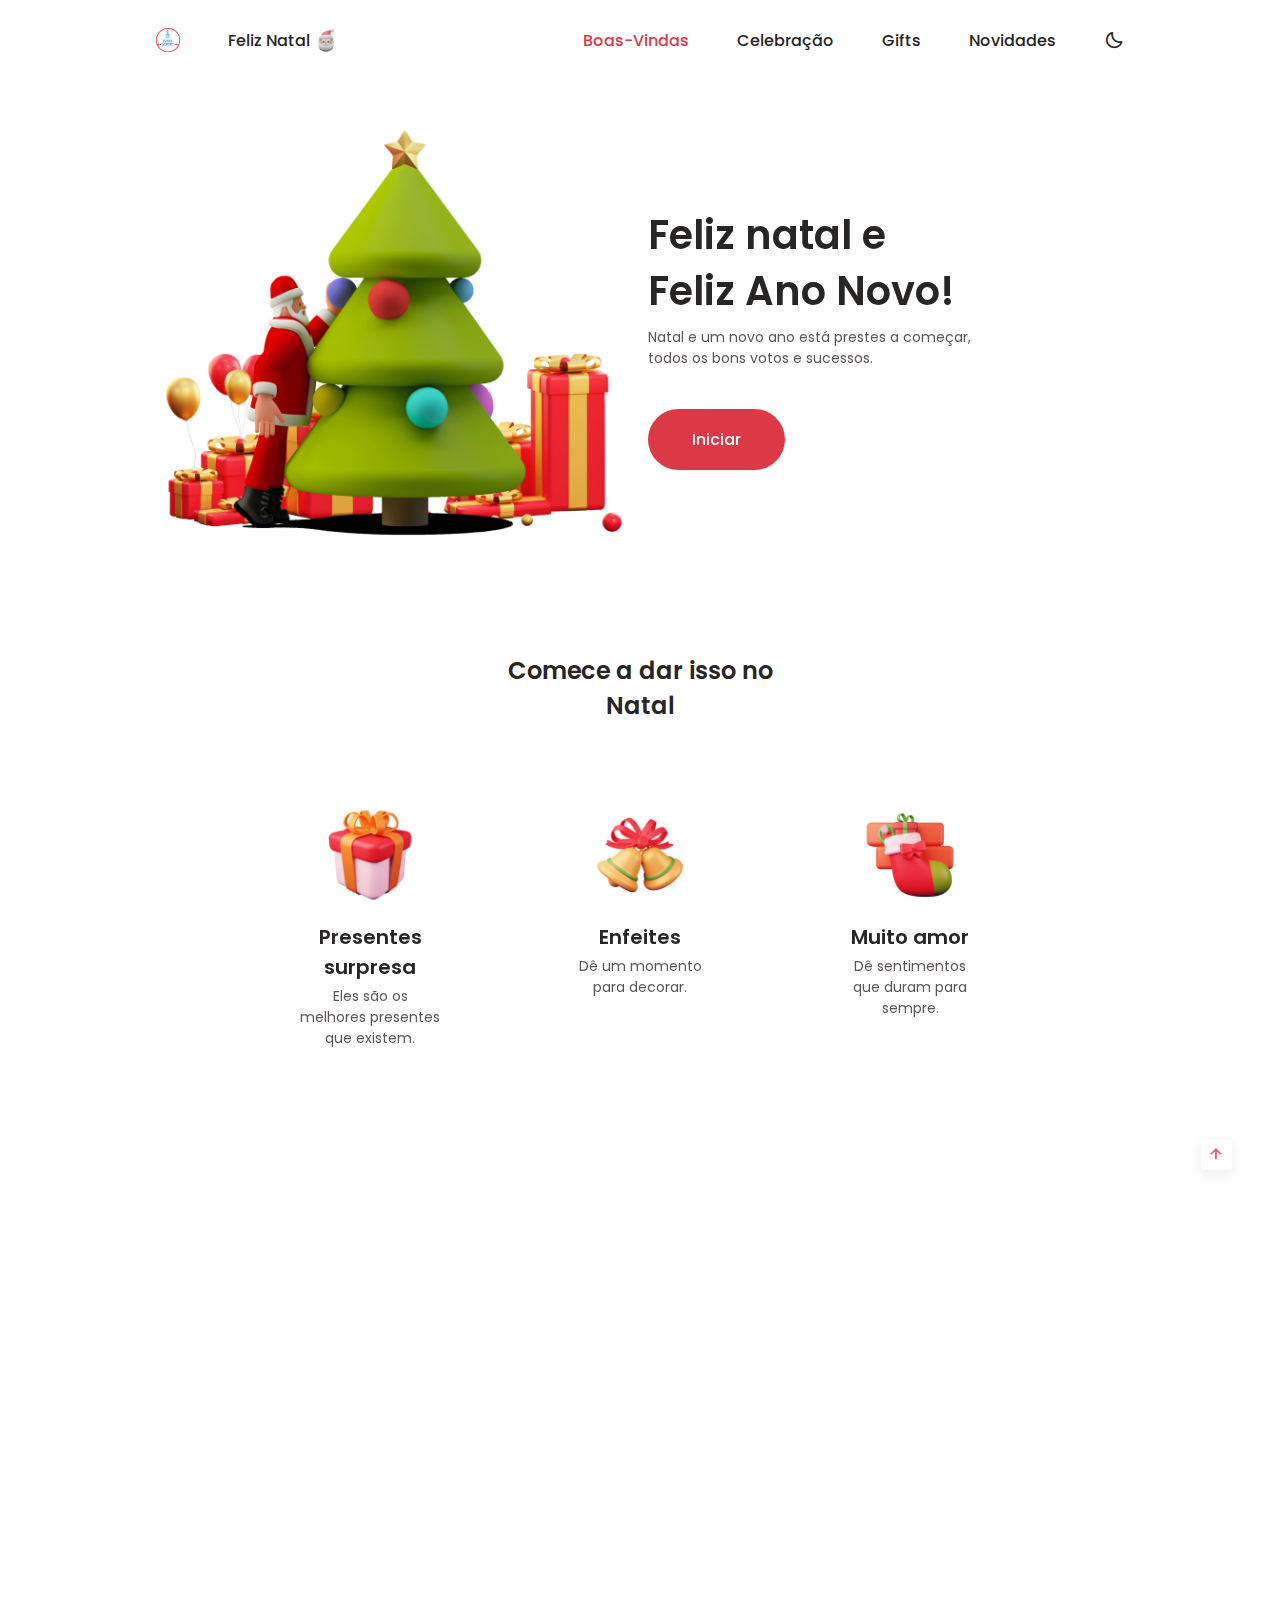
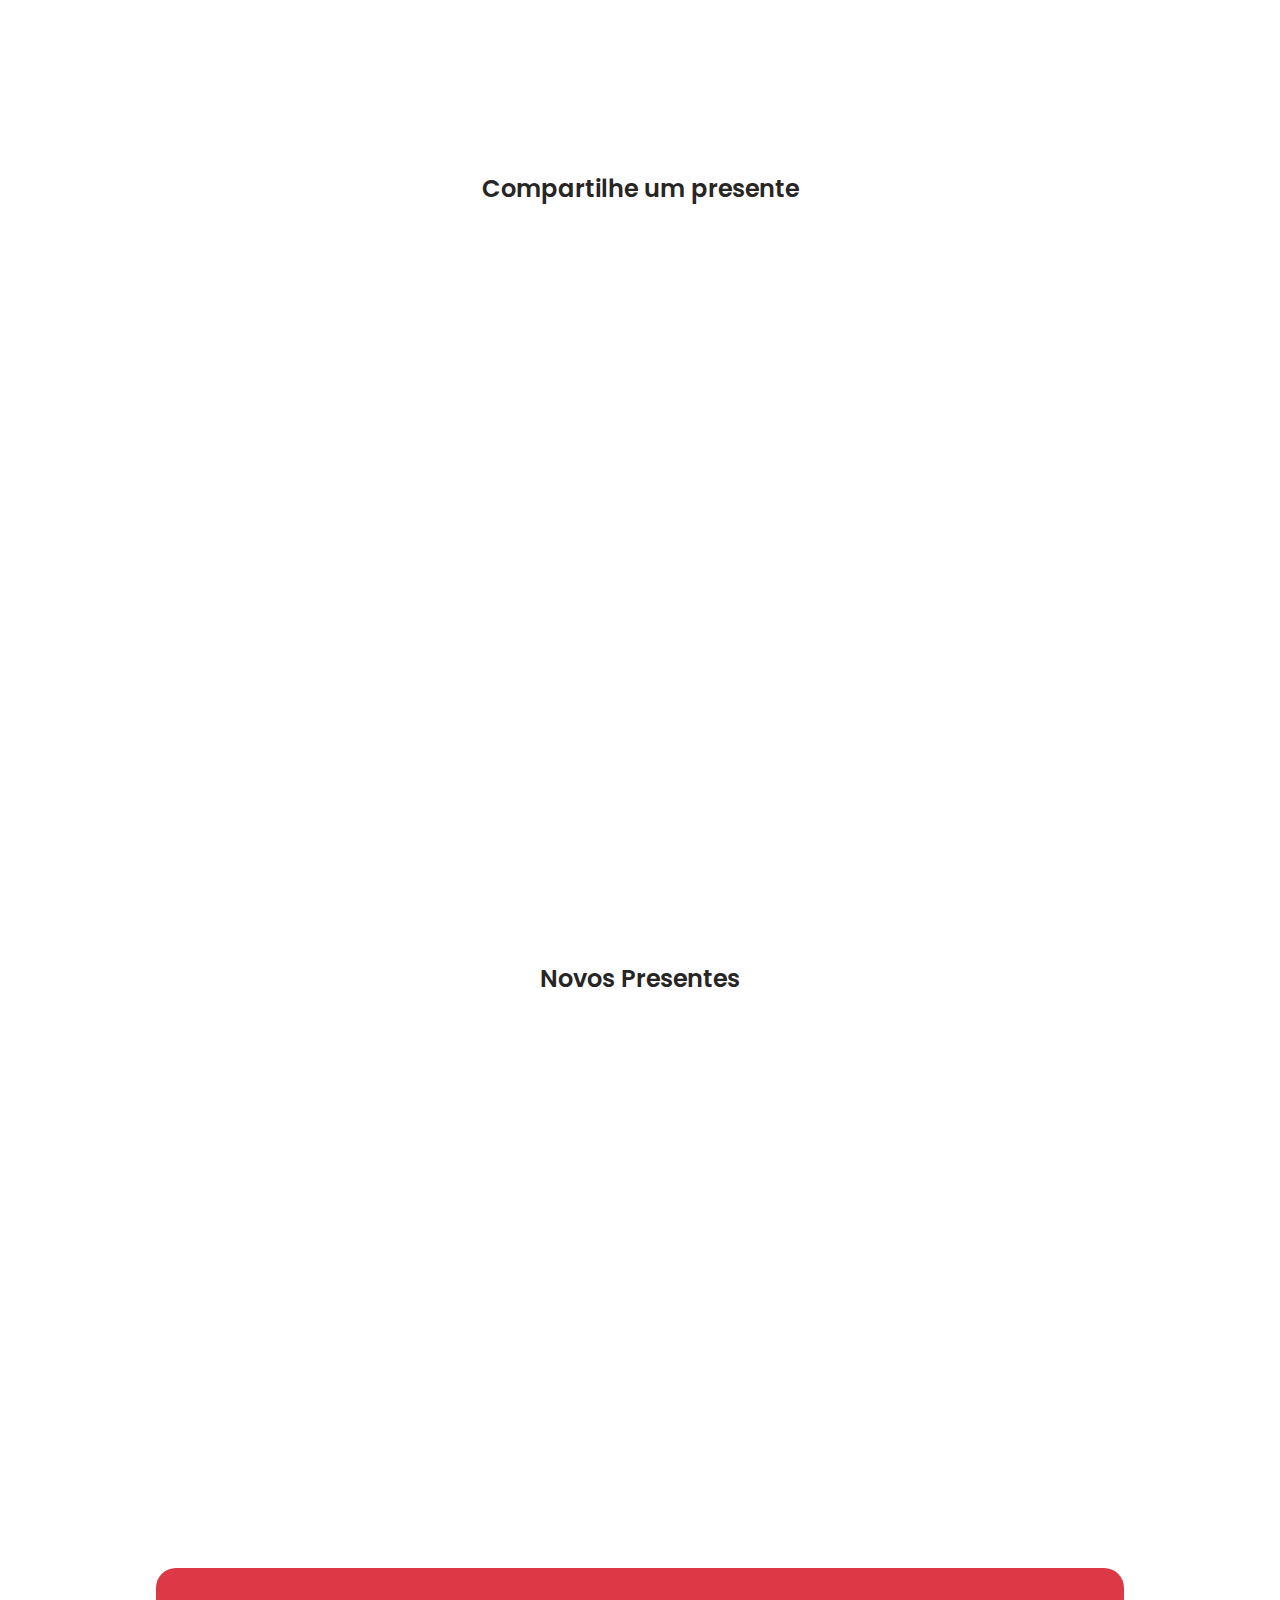
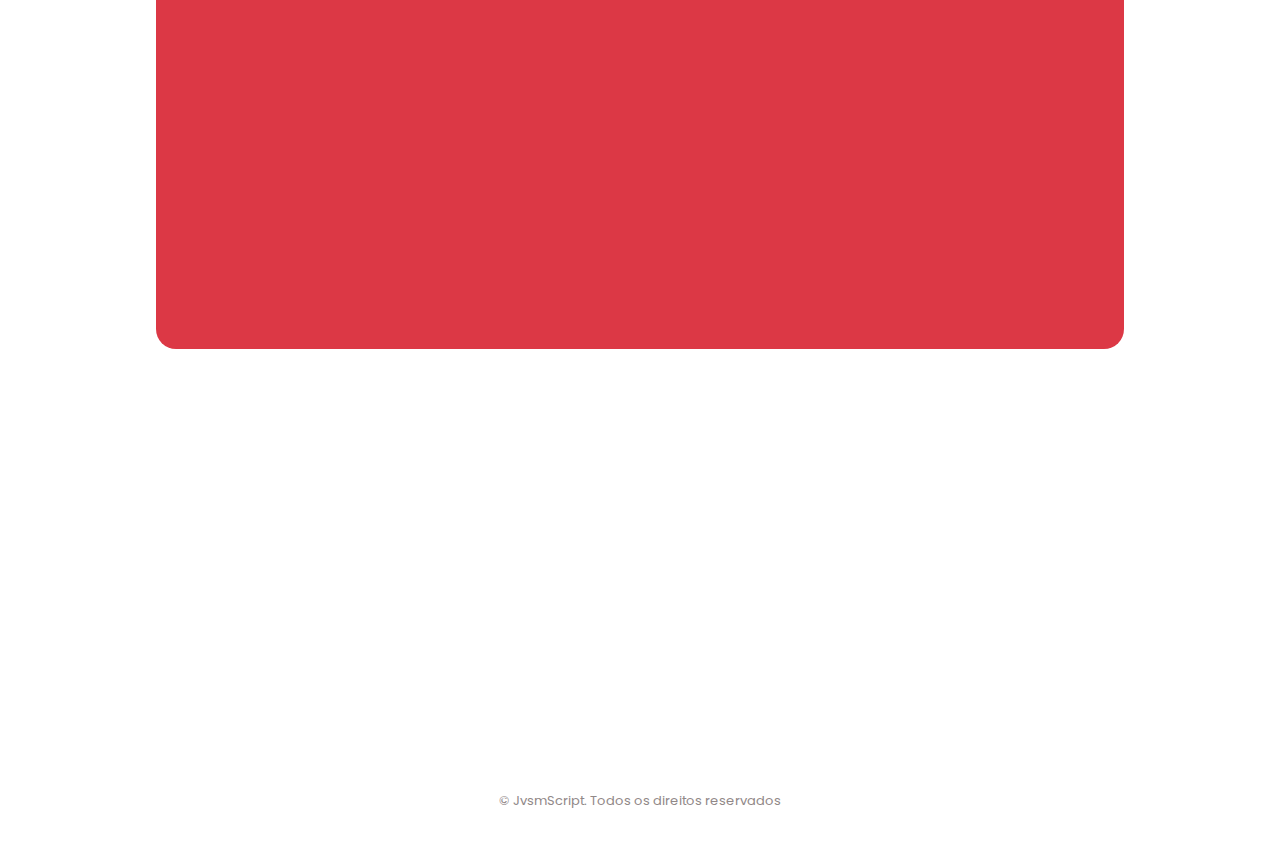
<file: index.html>
<!DOCTYPE html>
    <html lang="pt-br">
    <head>
        <meta charset="UTF-8">
        <meta name="viewport" content="width=device-width, initial-scale=1.0">

        <!--==================== UNICONS ====================-->
        <link rel="stylesheet" href="https://unicons.iconscout.com/release/v4.0.0/css/line.css">
        
        <!--=============== FAVICON ===============-->
        <link rel="shortcut icon" href="arquivos/img/favicon.png" type="image/x-icon">

        <!--=============== BOXICONS ===============-->
        <link rel="stylesheet" href="https://unpkg.com/boxicons@latest/css/boxicons.min.css">

        <link rel="stylesheet" href="https://cdnjs.cloudflare.com/ajax/libs/font-awesome/5.13.0/css/all.min.css">
        <link rel="stylesheet" href="https://cdnjs.cloudflare.com/ajax/libs/font-awesome/4.7.0/css/font-awesome.min.css">

        <!--=============== SWIPER CSS ===============--> 
        <link rel="stylesheet" href="arquivos/css/swiper-bundle.min.css">

        <!--=============== CSS ===============-->
        <link rel="stylesheet" href="arquivos/css/styles.css">

        <title>Site de Natal</title>
    </head>
    <body>
        <!--==================== HEADER ====================-->
        <header class="header" id="header">
            <nav class="nav container">
                <a href="#" class="nav__logo">
                    <img src="arquivos/img/jvsm.png" alt="" class="nav__logo-img"> 
                </a>

                <a href="#" class="nav__logo">
                    Feliz Natal
                    <img src="arquivos/img/logo.png" alt="" class="nav__logo-img"> 
                </a>

                <div class="nav__menu" id="nav-menu">
                    <ul class="nav__list">
                        <li class="nav__item">
                            <a href="#home" class="nav__link active-link">Boas-Vindas</a>
                        </li>
                        <li class="nav__item">
                            <a href="#celebrate" class="nav__link">Celebração</a>
                        </li>
                        <li class="nav__item">
                            <a href="#gift" class="nav__link">Gifts</a>
                        </li>
                        <li class="nav__item">
                            <a href="#new" class="nav__link">Novidades</a>
                        </li>
                    </ul>

                    <div class="nav__close" id="nav-close">
                        <i class='bx bx-x' ></i>
                    </div>

                    <img src="arquivos/img/nav-light.png" alt="" class="nav__img">
                </div>
                <div class="nav__btns">
                    <!-- Theme change button -->
                    <i class='bx bx-moon change-theme' id="theme-button"></i>

                    <!-- Toggle button -->
                    <div class="nav__toggle" id="nav-toggle">
                        <i class='bx bx-grid-alt' ></i>
                    </div>
                </div>

            </nav>
        </header>

        <!--==================== MAIN ====================-->
        <main class="main">
            <!--==================== HOME ====================-->
            <section class="home" id="home">
                <div class="home__container container grid">
                    <img src="arquivos/img/home.png" alt="" class="home__img">

                    <div class="home__data">
                        <h1 class="home__title">Feliz natal e <br> Feliz Ano Novo!</h1>
                        <p class="home__description">
                            Natal e um novo ano está prestes a começar,
                            todos os bons votos e sucessos.
                        </p>
                        <a href="index2.html" class="button">Iniciar</a>
                    </div>
                </div>
            </section>

            <!--==================== GIVING ====================-->
            <section class="giving section container">
                <h2 class="section__title">
                    Comece a dar isso no <br> Natal
                </h2>

                <div class="giving__container grid">
                    <div class="giving__content">
                        <img src="arquivos/img/giving1.png" alt="" class="giving__img">
                        <h3 class="giving__title">Presentes surpresa</h3>
                        <p class="giving__description">Eles são os melhores presentes que existem.</p>
                    </div>

                    <div class="giving__content">
                        <img src="arquivos/img/giving2.png" alt="" class="giving__img">
                        <h3 class="giving__title">Enfeites</h3>
                        <p class="giving__description">Dê um momento para decorar.</p>
                    </div>

                    <div class="giving__content">
                        <img src="arquivos/img/giving3.png" alt="" class="giving__img">
                        <h3 class="giving__title">Muito amor</h3>
                        <p class="giving__description">Dê sentimentos que duram para sempre.</p>
                    </div>
                </div>
            </section>

            <!--==================== CELEBRATE ====================-->
            <section class="celebrate section container" id="celebrate">
                <div class="celebrate__container grid">
                    <div class="celebrate__data">
                        <h2 class="section__title celebrate__title">
                            Comemore com um <br> Muito amor
                        </h2>
                        <p class="celebrate__description">
                            Nestes feriados, comemore com muito amor e paz, oferecendo muitas
                            bênçãos para nossos entes queridos, amigos e vizinhos, desejando-lhes
                            uma boa mensagem de natal.
                        </p>
                        <a href="#" class="button">Envie bons votos</a>
                    </div>

                    <img src="arquivos/img/celebrate.png" alt="" class="celebrate__img">
                </div>
            </section>

            <!--==================== GIFT ====================-->
            <section class="gift section container" id="gift">
                <h2 class="section__title">Compartilhe um presente</h2>

                <div class="gift__container grid">
                    <article class="gift__card">
                        <img src="arquivos/img/gift1.png" alt="" class="gift__img">
                        <i class='bx bx-heart gift__icon'></i>
                        
                        <h3 class="gift__price">R$1500</h3>
                        <span class="gift__title">Pão de gengibre</span>
                    </article>

                    <article class="gift__card">
                        <img src="arquivos/img/gift2.png" alt="" class="gift__img">
                        <i class='bx bx-heart gift__icon'></i>
                        
                        <h3 class="gift__price">R$1500</h3>
                        <span class="gift__title">Chapéu de Papai Noel</span>
                    </article>

                    <article class="gift__card">
                        <img src="arquivos/img/gift3.png" alt="" class="gift__img">
                        <i class='bx bx-heart gift__icon'></i>
                        
                        <h3 class="gift__price">R$1500</h3>
                        <span class="gift__title">Árvore de Natal</span>
                    </article>

                    <article class="gift__card">
                        <img src="arquivos/img/gift4.png" alt="" class="gift__img">
                        <i class='bx bx-heart gift__icon'></i>
                        
                        <h3 class="gift__price">R$1500</h3>
                        <span class="gift__title">Boneco de neve</span>
                    </article>

                    <article class="gift__card">
                        <img src="arquivos/img/gift5.png" alt="" class="gift__img">
                        <i class='bx bx-heart gift__icon'></i>
                        
                        <h3 class="gift__price">R$1500</h3>
                        <span class="gift__title">Bengala de Natal</span>
                    </article>
                </div>
            </section>

            <!--==================== NEW ====================-->
            <section class="new section container" id="new">
                <h2 class="section__title">Novos Presentes</h2>

                <div class="new__container">
                    <div class="swiper new-swiper">
                        <div class="swiper-wrapper">
                            <article class="new__card swiper-slide">
                                <div class="new__overlay"></div>

                                <img src="arquivos/img/new1.png" alt="" class="new__img">
                                <h3 class="new__price">R$1500</h3>
                                <span class="new__title">Rena</span>
                                
                                <button class="button new__button">
                                    <i class='bx bx-heart new__icon'></i>
                                </button>
                            </article>

                            <article class="new__card swiper-slide">
                                <div class="new__overlay"></div>

                                <img src="arquivos/img/new2.png" alt="" class="new__img">
                                <h3 class="new__price">R$1500</h3>
                                <span class="new__title">Globo de neve</span>

                                <button class="button new__button">
                                    <i class='bx bx-heart new__icon'></i>
                                </button>
                            </article>

                            <article class="new__card swiper-slide">
                                <div class="new__overlay"></div>

                                <img src="arquivos/img/new3.png" alt="" class="new__img">
                                <h3 class="new__price">R$1500</h3>
                                <span class="new__title">Trenó</span>

                                <button class="button new__button">
                                    <i class='bx bx-heart new__icon'></i>
                                </button>
                            </article>

                            <article class="new__card swiper-slide">
                                <div class="new__overlay"></div>

                                <img src="arquivos/img/new4.png" alt="" class="new__img">
                                <h3 class="new__price">R$1500</h3>
                                <span class="new__title">Coroa de Natal</span>

                                <button class="button new__button">
                                    <i class='bx bx-heart new__icon'></i>
                                </button>
                            </article>
                        </div>

                        <div class="swiper-pagination"></div>
                    </div>
                </div>
            </section>
           
            <!--==================== MUSIC-PLAYER ====================-->
           

            <!--==================== MESSAGE ====================-->
            <section class="message section container">
                <div class="message__container grid">
                    <form action="" class="message__form">
                        <h2 class="message__title">Enviar bons <br> Desejos!</h2>
                        <input type="email" placeholder="Escreva sua mensagem" class="message__input">
                        <button class="button message__button">Enviar Mensagem</button>
                    </form>

                    <img src="arquivos/img/message.png" alt="" class="message__img">
                </div>
            </section>
            
        </main>

        <!--==================== FOOTER ====================-->
        <footer class="footer section">
            <div class="footer__container container grid">
                <div>
                    <a href="#" class="nav__logo">
                        <img src="arquivos/img/jvsm.png" alt="" class="nav__logo-img2"> 
                    </a>
    
                    <a href="#" class="nav__logo">
                        Feliz Natal
                        <img src="arquivos/img/logo.png" alt="" class="nav__logo-img"> 
                            
                    </a>

                    <p class="footer__description">
                        Este natal será de <br> muito amor
                    </p>
                </div>

                <div>
                    <h3 class="footer__title">Nossos serviços</h3>

                    <ul class="footer__links">
                        <li>
                            <a href="#" class="footer__link">Preços</a>
                        </li>
                        <li>
                            <a href="#" class="footer__link">Descontos</a>
                        </li>
                        <li>
                            <a href="#" class="footer__link">Modo de entrega</a>
                        </li>
                    </ul>
                </div>

                <div>
                    <h3 class="footer__title">Apoio e suporte</h3>

                    <ul class="footer__links">
                        <li>
                            <a href="#" class="footer__link">FAQs</a>
                        </li>
                        <li>
                            <a href="#" class="footer__link">Centro de Apoio</a>
                        </li>
                        <li>
                            <a href="#" class="footer__link">Entre em contato conosco</a>
                        </li>
                    </ul>
                </div>

                <div>
                    <h3 class="footer__title">Redes Sociais</h3>

                    <div class="home__social">
                        <a href="https://www.instagram.com/jvsm_script/" target="_blank" class="home__social-icon footer__social footer__link">
                            <i class="uil uil-facebook-f"></i>
                        </a>
    
                        <a href="https://www.instagram.com/jvsm_script/" target="_blank" class="home__social-icon footer__social footer__link">
                            <i class="uil uil-instagram"></i>
                        </a>
    
                        <a href="https://www.instagram.com/jvsm_script/" target="_blank" class="home__social-icon footer__social footer__link">
                            <i class="uil uil-twitter-alt"></i>
                        </a>
                    </div>

                </div>

                <img src="arquivos/img/footer1.png" alt="" class="footer__img1">
                <img src="arquivos/img/footer2.png" alt="" class="footer__img2">
            </div>

            <span class="footer__copy">&#169; JvsmScript. Todos os direitos reservados</span>
        </footer>

        <!--=============== SCROLL UP ===============-->
        <a href="#" class="scrollup" id="scroll-up"> 
            <i class='bx bx-up-arrow-alt scrollup__icon' ></i>
        </a>

        <!--=============== SCROLL REVEAL ===============-->
        <script src="arquivos/js/scrollreveal.min.js"></script>

        <!--=============== SWIPER JS ===============-->
        <script src="arquivos/js/swiper-bundle.min.js"></script>

        <!--=============== MAIN JS ===============-->
        <script src="arquivos/js/main.js"></script>
    </body>
</html>
</file>
<file: arquivos/css/styles.css>
/*=============== GOOGLE FONTS ===============*/
@import url("https://fonts.googleapis.com/css2?family=Poppins:wght@400;500;600&display=swap");

/*=============== VARIABLES CSS ===============*/
:root {
  --header-height: 3.5rem;

  /*========== Colors ==========*/
  /*Color mode HSL(hue, saturation, lightness)*/
  --first-color: hsl(355, 70%, 54%);
  --first-color-alt: hsl(355, 66%, 50%);
  --title-color: hsl(355, 4%, 15%);
  --text-color: hsl(355, 4%, 35%);
  --text-color-light: hsl(355, 4%, 55%);
  --body-color: #fff;
  --container-color: #fff;

  /*========== Font and typography ==========*/
  /*.5rem = 8px | 1rem = 16px ...*/
  --body-font: 'Poppins', sans-serif;

  --biggest-font-size: 1.5rem;
  --h1-font-size: 1.5rem;
  --h2-font-size: 1.25rem;
  --h3-font-size: 1rem;
  --normal-font-size: .938rem;
  --small-font-size: .813rem;
  --smaller-font-size: .75rem;

  /*========== Font weight ==========*/
  --font-medium: 500;
  --font-semi-bold: 600;

  /*========== Margenes Bottom ==========*/
  /*.5rem = 8px | 1rem = 16px ...*/
  --mb-0-25: .25rem;
  --mb-0-5: .5rem;
  --mb-1: 1rem;
  --mb-1-5: 1.5rem;
  --mb-2: 2rem;
  --mb-2-5: 2.5rem;

  /*========== z index ==========*/
  --z-tooltip: 10;
  --z-fixed: 100;
}

/* Responsive typography */
@media screen and (min-width: 968px) {
  :root {
    --biggest-font-size: 2.5rem;
    --h1-font-size: 2.25rem;
    --h2-font-size: 1.5rem;
    --h3-font-size: 1.25rem;
    --normal-font-size: 1rem;
    --small-font-size: .875rem;
    --smaller-font-size: .813rem;
  }
}

/*=============== BASE ===============*/
* {
  box-sizing: border-box;
  padding: 0;
  margin: 0;
}

html {
  scroll-behavior: smooth;
}

body,
button,
input {
  font-family: var(--body-font);
  font-size: var(--normal-font-size);
}

body {
  margin: var(--header-height) 0 0 0;
  background-color: var(--body-color);
  color: var(--text-color);
  transition: .4s; /*For animation dark mode*/
}

h1, h2, h3, h4 {
  color: var(--title-color);
  font-weight: var(--font-semi-bold);
}

ul {
  list-style: none;
}

a {
  text-decoration: none;
}

img {
  max-width: 100%;
  height: auto;
}

button {
  cursor: pointer;
  border: none;
  outline: none;
}

/*=============== THEME ===============*/
.nav__btns {
  display: flex;
  align-items: center;
  column-gap: 1rem;
}

.change-theme {
  color: var(--title-color);
  font-size: 1.25rem;
  cursor: pointer;
}

/*========== Variables Dark theme ==========*/
body.dark-theme {
  --title-color: hsl(355, 4%, 95%);
  --text-color: hsl(355, 4%, 75%);
  --body-color: hsl(355, 20%, 12%);
  --container-color: hsl(355, 16%, 16%);
}

/*========== 
    Color changes in some parts of 
    the website, in dark theme 
==========*/
.dark-theme .scroll-header,
.dark-theme .nav__menu {
  box-shadow: 0 2px 4px hsla(0, 0%, 4%, .3);
}

.dark-theme .message__container {
  background-color: var(--container-color);
}

.dark-theme .message__input {
  background-color: var(--body-color);
}

.dark-theme .message__button {
  background-color: var(--first-color);
}

.dark-theme .message__button:hover {
  background-color: var(--first-color-alt);
}

.dark-theme::-webkit-scrollbar {
  background: hsl(355, 8%, 30%);
}

/*=============== REUSABLE CSS CLASSES ===============*/
.container {
  max-width: 968px;
  margin-left: var(--mb-1-5);
  margin-right: var(--mb-1-5);
}

.grid {
  display: grid;
}

.main {
  overflow: hidden;
}

.section {
  padding: 4.5rem 0 1rem;
}

.section__title {
  font-size: var(--h2-font-size);
  margin-bottom: var(--mb-2-5);
  text-align: center;
}

/*=============== HEADER ===============*/
.header {
  width: 100%;
  background-color: var(--body-color);
  position: fixed;
  top: 0;
  left: 0;
  z-index: var(--z-fixed);
  transition: .4s; /*For animation dark mode*/
}

/*=============== NAV ===============*/
.nav {
  height: var(--header-height);
  display: flex;
  justify-content: space-between;
  align-items: center;
}

.nav__logo, 
.nav__close, 
.nav__toggle {
  color: var(--title-color);
}

.nav__logo {
  display: flex;
  align-items: center;
  column-gap: .25rem;
  font-weight: var(--font-medium);
}

.nav__logo-img {
  width: 1.5rem;
}

.nav__logo-img2 {
  width: 8rem;
}

.nav__toggle {
  display: inline-flex;
  font-size: 1.25rem;
  cursor: pointer;
}

@media screen and (max-width: 767px) {
  .nav__menu {
    position: fixed;
    background-color: var(--body-color);
    top: -100%;
    left: 0;
    width: 100%;
    padding: 4rem 0;
    border-radius: 0 0 1.5rem 1.5rem;
    box-shadow: 0 1px 4px hsla(0, 4%, 15%, .1);
    transition: .4s;
  }
}

.nav__img {
  width: 100px;
  position: absolute;
  top: 0;
  left: 0;
  transform: rotate(-15deg);
}

.nav__list {
  display: flex;
  flex-direction: column;
  align-items: center;
  row-gap: 1.5rem;
}

.nav__link {
  color: var(--title-color);
  font-weight: var(--font-medium);
  transition: .3s;
}

.nav__link:hover {
  color: var(--first-color);
}

.nav__close {
  font-size: 2rem;
  position: absolute;
  top: .5rem;
  right: 1rem;
  cursor: pointer;
}

/* Show menu */
.show-menu {
  top: 0;
}

/* Change background header */
.scroll-header {
  box-shadow: 0 1px 4px hsla(0, 4%, 15%, .1);
}

/* Active link */
.active-link {
  color: var(--first-color);
}

/*=============== HOME ===============*/
.home__container {
  padding-top: 1.5rem;
  row-gap: 1.5rem;
}

.home__img {
  width: 320px;
  justify-self: center;
}

.home__data {
  text-align: center;
}

.home__title {
  font-size: var(--biggest-font-size);
  line-height: 140%;
  margin-bottom: var(--mb-0-5);
}

.home__description {
  font-size: var(--small-font-size);
  padding: 0 2rem;
  margin-bottom: var(--mb-2-5);
}

/*=============== BUTTONS ===============*/
.button {
  display: inline-block;
  background-color: var(--first-color);
  color: #fff;
  padding: 1.15rem 2.75rem;
  font-weight: var(--font-medium);
  border-radius: 3rem;
  transition: .3s;
}

.button:hover {
  background-color: var(--first-color-alt);
}

/*=============== GIVING ===============*/
.giving__container {
  grid-template-columns: repeat(2, 1fr);
  gap: 2.5rem 1.5rem;
}

.giving__content {
  text-align: center;
}

.giving__img {
  width: 100px;
  transition: .3s;
}

.giving__title {
  font-size: var(--h3-font-size);
  margin-bottom: var(--mb-0-25);
}

.giving__description {
  font-size: var(--small-font-size);
}

.giving__img:hover {
  transform: translateY(-.25rem);
}

/*=============== CELEBRATE ===============*/
.celebrate__container {
  row-gap: 1rem;
}

.celebrate__data {
  text-align: center;
}

.celebrate__title {
  margin-bottom: var(--mb-1-5);
}

.footer__copy{
  margin-bottom: var(--mb-2-5);
}

.celebrate__description {
  margin-bottom: var(--mb-2-5);
}

.celebrate__img {
  width: 280px;
  justify-self: center;
}

/*=============== GIFT ===============*/
.gift__container {
  grid-template-columns: repeat(2, 1fr);
  gap: 1.5rem;
}

.gift__card {
  display: grid;
  position: relative;
  background-color: var(--container-color);
  box-shadow: 0 4px 16px hsla(355, 25%, 15%, .1);
  padding: 1.5rem 1rem 1rem;
  border-radius: .75rem;
}

.gift__img {
  width: 100px;
  justify-self: center;
  margin-bottom: var(--mb-0-25);
  transition: .3s;
}

.gift__icon {
  font-size: 1.25rem;
  color: var(--first-color);
  position: absolute;
  top: 1rem;
  right: 1rem;
  cursor: pointer;
}

.gift__price {
  font-size: var(--h3-font-size);
}

.gift__title {
  font-size: var(--smaller-font-size);
  font-weight: var(--font-medium);
}

.gift__card:hover .gift__img {
  transform: translateY(-.25rem);
}

/*=============== NEW ===============*/
.new__card {
  position: relative;
  width: 230px;
  background-color: var(--container-color);
  box-shadow: 0 4px 16px hsla(355, 25%, 15%, .1);
  padding: 1rem 1rem 1.5rem;
  border-radius: .75rem;
  text-align: center;
  margin-bottom: 4rem;
  overflow: hidden;
}

.new__overlay {
  width: 250px;
  height: 250px;
  background-color: var(--first-color);
  border-radius: 50%;
  position: absolute;
  top: -5rem;
  left: -.65rem;
  z-index: 0;
}

.new__img {
  position: relative;
  width: 150px;
  margin-bottom: var(--mb-2);
  transition: .3s;
}

.new__price {
  font-size: var(--h2-font-size);
}

.new__title {
  font-weight: var(--font-medium);
}

.new__button {
  display: flex;
  padding: .5rem;
  border-radius: .25rem .25rem .75rem .25rem;
  position: absolute;
  right: 0;
  bottom: 0;
}

.new__icon {
  font-size: 1.25rem;
}

.new__card:hover .new__img {
  transform: translateY(-.5rem);
}

/*Class Swiper*/
.swiper-pagination-bullet {
  background-color: var(--text-color);
}

.swiper-pagination-bullet-active {
  background-color: var(--first-color);
}

/*=============== MESSAGE ===============*/
.message__container {
  row-gap: 3rem;
  background-color: var(--first-color);
  padding: 2.5rem 1.5rem 2.5rem;
  border-radius: 1.25rem;
}

.message__form {
  text-align: center;
}

.message__title {
  color: #fff;
  margin-bottom: var(--mb-1-5);
}

.message__input {
  width: 100%;
  background: #fff;
  color: var(--text-color);
  padding: 1rem 1.5rem;
  border-radius: 3rem;
  border: none;
  outline: none;
  margin-bottom: var(--mb-1);
}

.message__button {
  background-color: var(--title-color);
  width: 100%;
}

.message__button:hover {
  background-color: var(--title-color);
}

.message__img {
  width: 200px;
  justify-self: center;
  transform: rotate(15deg);
}

/*=============== FOOTER ===============*/
.footer {
  overflow: hidden;
}

.footer__container {
  position: relative;
  row-gap: 2rem;
}

.footer__logo {
  display: flex;
  align-items: center;
  column-gap: .25rem;
  color: var(--title-color);
  font-weight: var(--font-medium);
}

.footer__logo-img {
  width: 1.5rem;
}

.footer__description {
  font-size: var(--small-font-size);
}

.footer__logo, 
.footer__title {
  margin-bottom: var(--mb-1);
}

.footer__title {
  font-size: var(--h3-font-size);
}

.footer__links, 
.footer__aviables {
  display: flex;
  flex-direction: column;
  row-gap: .75rem;
}

.footer__socials {
  display: flex;
  flex-direction: column;
  row-gap: .75rem;
}

.footer__social{
  color: #FFF;
}

.footer__link {
  color: var(--text-color);
  transition: .3s;
}

.footer__link:hover {
  color: var(--title-color);
}





.home__social{
    display: grid;
    grid-template-columns: max-content;
    row-gap: 1rem;
}

.home__social-icon{
    font-size: 1.25rem;
    color: var(--first-color);
}

.home__social-icon:hover{
    color: var(--title-color);
}




.footer__aviable-img {
  width: 100px;
  cursor: pointer;
}

.footer__social {
  width: 100px;
  cursor: pointer;
}

.footer__copy {
  display: block;
  margin: 3.5rem 0 1rem 0;
  text-align: center;
  font-size: var(--smaller-font-size);
  color: var(--text-color-light);
}

.footer__img1, 
.footer__img2 {
  position: absolute;
  width: 100px;
}

.footer__img1 {
  top: 25%;
  right: 2rem;
}

.footer__img2 {
  top: 75%;
  right: -4rem;
}

/*=============== SCROLL UP ===============*/
.scrollup {
  position: fixed;
  right: 1rem;
  bottom: -30%;
  background-color: var(--container-color);
  box-shadow: 0 4px 12px hsla(0, 0%, 20%, .1);
  display: inline-flex;
  padding: .35rem;
  border-radius: .25rem;
  z-index: var(--z-tooltip);
  opacity: .8;
  transition: .4s;
}

.scrollup:hover {
  opacity: 1;
}

.scrollup__icon {
  font-size: 1.25rem;
  color: var(--first-color);
}

/* Show Scroll Up*/
.show-scroll {
  bottom: 3rem;
}

/*=============== SCROLL BAR ===============*/
::-webkit-scrollbar {
  width: .6rem;
  background: hsl(355, 8%, 44%);
  border-radius: 1rem;
}

::-webkit-scrollbar-thumb {
  background: hsl(355, 32%, 17%);
  border-radius: 1rem;
}

/*=============== BREAKPOINTS ===============*/
/* For small devices */
@media screen and (max-width: 320px) {
  .container {
    margin-left: var(--mb-1);
    margin-right: var(--mb-1);
  }

  .giving__container {
    gap: 1rem;
  }

  .gift__container {
    grid-template-columns: 150px;
    justify-content: center;
  }
}

/* For medium devices */
@media screen and (min-width: 576px) {
  .home__description {
    padding: 0 8rem;
  }

  .giving__container {
    grid-template-columns: repeat(2, 142px);
    justify-content: center;
    gap: 2.5rem 3.5rem;
  }

  .celebrate__description {
    padding: 0 4rem;
  }

  .gift__container {
    grid-template-columns: repeat(2, 180px);
    justify-content: center;
    gap: 2rem;
  }

  .message__input,
  .message__button {
    width: 60%;
  }

  .footer__container {
    grid-template-columns: repeat(2, 1fr);
  }
}

@media screen and (min-width: 767px) {
  body {
    margin: 0;
  }
  .section {
    padding: 6.5rem 0 2rem;
  }

  .nav {
    height: calc(var(--header-height) + 1.5rem);
    column-gap: 3rem;
  }
  .nav__toggle, 
  .nav__close, 
  .nav__img {
    display: none;
  }
  .nav__menu {
    margin-left: auto;
  }
  .nav__list {
    flex-direction: row;
    column-gap: 3rem;
  }
  .dark-theme .nav__menu {
    box-shadow: none;
  }

  .home__container,
  .celebrate__container,
  .message__container {
    grid-template-columns: repeat(2, 1fr);
    align-items: center;
  }
  .home__container {
    padding-top: 8rem;
  }
  .home__data {
    text-align: initial;
  }
  .home__description {
    padding: 0;
  }

  .giving__container {
    grid-template-columns: repeat(3, 142px);
    column-gap: 5rem;
  }

  .celebrate__data, 
  .celebrate__title {
    text-align: initial;
  }
  .celebrate__description {
    padding: 0;
  }

  .gift__container {
    grid-template-columns: repeat(3, 200px);
    gap: 2.5rem;
  }

  .footer__container {
    grid-template-columns: repeat(3, 1fr);
  }
}

/* For large devices */
@media screen and (min-width: 992px) {
  .container {
    margin-left: auto;
    margin-right: auto;
  }

  .home__container {
    column-gap: 1rem;
  }
  .home__img {
    width: 500px;
  }
  .home__description {
    padding-right: 8rem;
  }

  .giving__container {
    column-gap: 8rem;
    padding-top: 2rem;
  }
  .giving__img {
    width: 120px;
  }

  .celebrate__img {
    width: 450px;
  }
  .celebrate__description {
    padding-right: 7rem;
  }

  .gift__container {
    padding-top: 2rem;
  }
  .gift__card {
    padding: 2rem 1.5rem 1.5rem;
  }
  .gift__img {
    width: 120px;
    margin-bottom: var(--mb-1);
  }
  .gift__title {
    font-size: var(--small-font-size);
  }

  .new__container {
    padding-top: 2rem;
  }
  .new__card {
    margin-bottom: 5rem;
  }
  .new__price {
    font-size: var(--h3-font-size);
  }

  .message__container {
    padding: 3.5rem 0;
    grid-template-columns: repeat(2, max-content);
    column-gap: 4rem;
    justify-content: center;
  }

  .message__form {
    text-align: initial;
  }
  .message__title {
    font-size: var(--h1-font-size);
  }
  .message__input {
    display: block;
    width: 280px;
  }
  .message__button {
    width: initial;
  }
  .message__img {
    width: 320px;
  }

  .footer__container {
    grid-template-columns: repeat(4, max-content);
    justify-content: space-between;
  }
  .footer__copy {
    margin-top: 7rem;
  }
  .footer__img1, 
  .footer__img2 {
    width: 120px;
  }
  .footer__img1 {
    top: 100%;
    left: 0;
  }
  .footer__img2 {
    top: 40%;
    right: -7rem;
  }
  
  .scrollup {
    right: 3rem;
  }
}




/* misic player*/


.player{
    height: 90vh;
    display: flex;
    align-items: center;
    flex-direction: column;
    justify-content: center;
}
.wrapper{
    border: 1px solid transparent;
    padding: 30px;
    border-radius: 20px;
    box-shadow: rgba(0, 0, 0, 0.3) 0px 19px 38px, rgba(0, 0, 0, 0.22) 0px 15px 12px;
}
.details{
    display: flex;
    align-items: center;
    flex-direction: column;
    justify-content: center;
}
.track-art{
    margin: 2px;
    height: 150px;
    width: 150px;
    border: 2px solid #fff;
    background-size: cover;
    background-position: center;
    border-radius: 50%;
    -moz-box-shadow: 0px 6px 5px #ccc;
    -webkit-box-shadow:0px 6px 5px #ccc;
    box-shadow: 0px 6px 5px #ccc;
    -moz-border-radius:190px;
    -webkit-border-radius:190px;
    border-radius: 190px;
    
    
    background-color: var(--container-color);
    
}
.now-playing{
    font-size: 1rem;
}
.track-name{
    font-size: 2rem;
}
.track-artist{
    margin-top: 3px;
    font-size: 1.25rem;
}
.buttons{
    display: flex;
    flex-direction: row;
    align-items: center;
    margin-bottom: 10px;
}
.active{
    color: black;
}
.repeat-track,
.random-track,
.playpause-track,
.prev-track,
.next-track{
    padding: 20px;
    opacity: 0.8;
    transition: opacity .2s;
}
.repeat-track:hover,
.random-track:hover,
.playpause-track:hover,
.prev-track:hover,
.next-track:hover{
    opacity: 1.0;
}
.slider_container{
    display: flex;
    justify-content: center;
    align-items: center;
}
.seek_slider,
.volume_slider{
    -webkit-appearance: none;
    -moz-appearance: none;
    appearance: none;
    height: 5px;
    background: #83a9ff;
    -webkit-transition: .2s;
    transition: opacity .2s;
}
.seek_slider::-webkit-slider-thumb,
.volume_slider::-webkit-slider-thumb{
    -webkit-appearance: none;
    -moz-appearance: none;
    appearance: none;
    width: 15px;
    height: 15px;
    background: white;
    border: 3px solid #3774ff;
    cursor: pointer;
    border-radius: 100%;
}
.seek_slider:hover,
.volume_slider:hover{
    opacity: 1.0;
}
.seek_slider{
    width: 60%;
}
.volume_slider{
    width: 30%;
}
.current-time,
.total-duration{
    padding: 10px;
}
i.fa-volume-down,
i.fa-volume-up{
    padding: 10px;
}
i,
i.fa-play-circle,
i.fa-pause-circle,
i.fa-step-forward,
i.fa-step-backward{
    cursor: pointer;
}
.randomActive{
    color: black;
}
.rotate{
    animation: rotation 8s infinite linear;
}
@keyframes rotation{
    from{
        transform: rotate(0deg);
    }
    to{
        transform: rotate(359deg);
    }
}
.loader{
    height: 70px;
    display: flex;
    justify-content: center;
    align-items: center;
}
.loader .stroke{
    background: #f1f1f1;
    height: 150%;
    width: 10px;
    border-radius: 50px;
    margin: 0px 5px;
    animation: animate 1.4s linear infinite;
}
@keyframes animate{
    50%{
        height: 20%;
        background: #4286f4;
    }
    100%{
        height: 100%;
    }
}
.stroke:nth-child(1){
    animation-delay: 0s;
}
.stroke:nth-child(2){
    animation-delay: 0.3s;
}
.stroke:nth-child(3){
    animation-delay: 0.6s;
}
.stroke:nth-child(4){
    animation-delay: 0.9s;
}
.stroke:nth-child(5){
    animation-delay: 0.6s;
}
.stroke:nth-child(6){
    animation-delay: 0.3s;
}
.stroke:nth-child(7){
    animation-delay: 0s;
}
</file>
